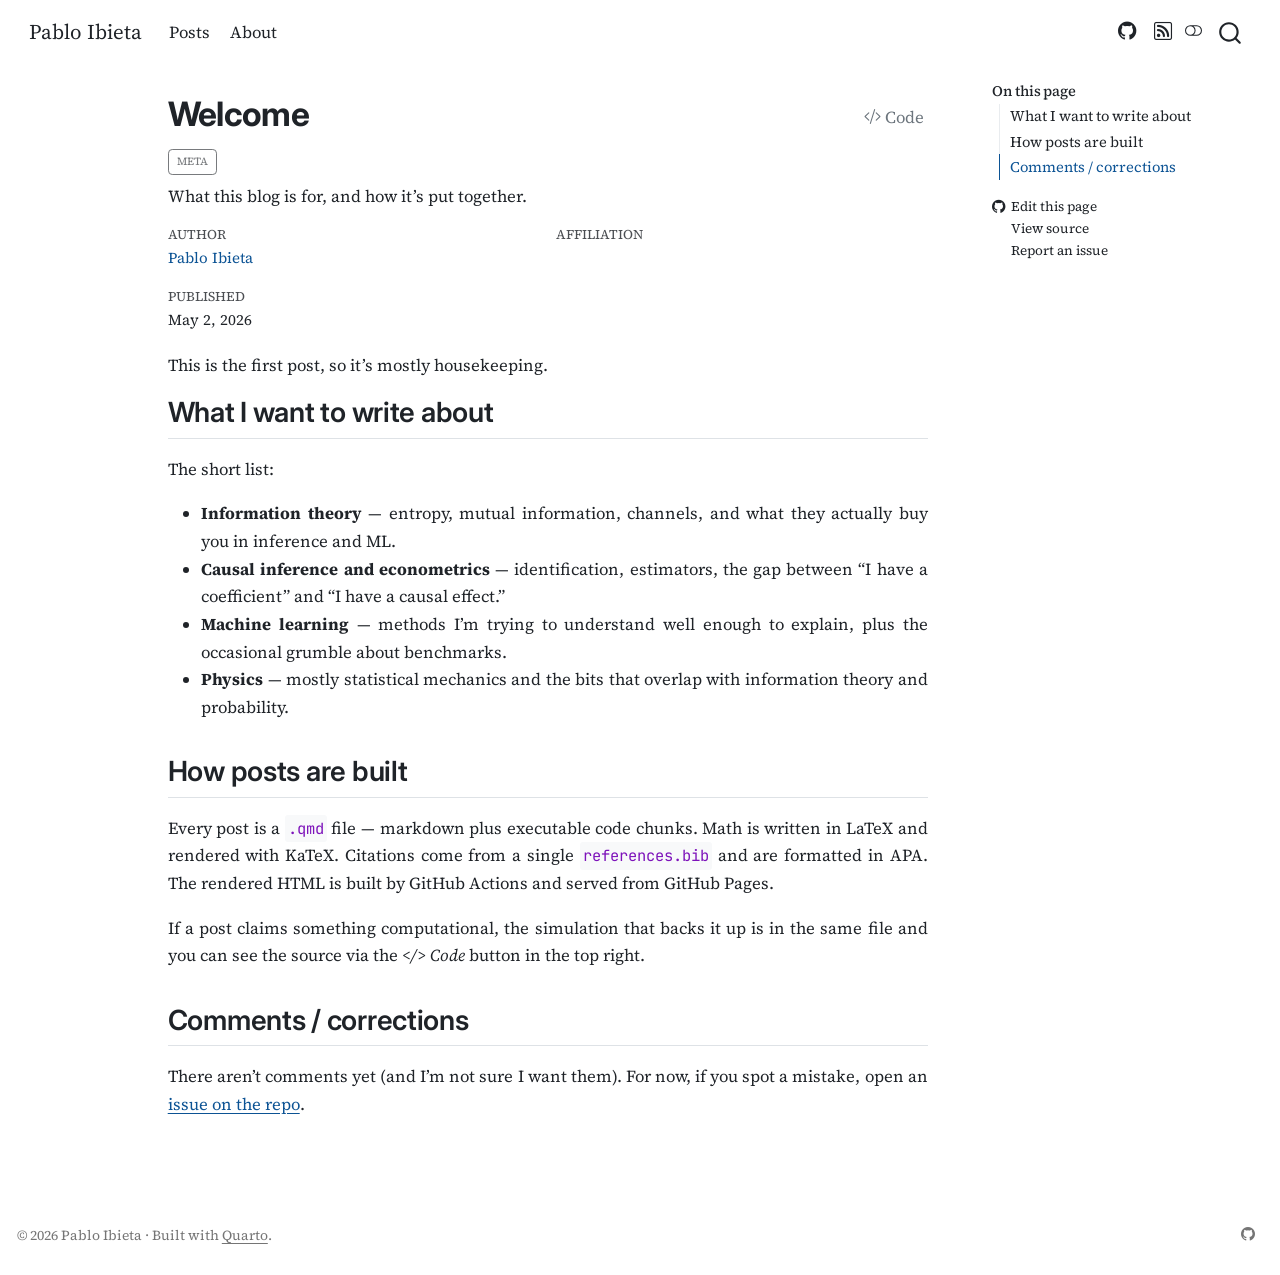
<file: posts/welcome/index.html>
<!DOCTYPE html>
<html xmlns="http://www.w3.org/1999/xhtml" lang="en" xml:lang="en"><head>

<meta charset="utf-8">
<meta name="generator" content="quarto-1.5.57">

<meta name="viewport" content="width=device-width, initial-scale=1.0, user-scalable=yes">

<meta name="author" content="Pablo Ibieta">
<meta name="dcterms.date" content="2026-05-02">
<meta name="description" content="What this blog is for, and how it’s put together.">

<title>Welcome – Pablo Ibieta</title>
<style>
code{white-space: pre-wrap;}
span.smallcaps{font-variant: small-caps;}
div.columns{display: flex; gap: min(4vw, 1.5em);}
div.column{flex: auto; overflow-x: auto;}
div.hanging-indent{margin-left: 1.5em; text-indent: -1.5em;}
ul.task-list{list-style: none;}
ul.task-list li input[type="checkbox"] {
  width: 0.8em;
  margin: 0 0.8em 0.2em -1em; /* quarto-specific, see https://github.com/quarto-dev/quarto-cli/issues/4556 */ 
  vertical-align: middle;
}
/* CSS for syntax highlighting */
pre > code.sourceCode { white-space: pre; position: relative; }
pre > code.sourceCode > span { line-height: 1.25; }
pre > code.sourceCode > span:empty { height: 1.2em; }
.sourceCode { overflow: visible; }
code.sourceCode > span { color: inherit; text-decoration: inherit; }
div.sourceCode { margin: 1em 0; }
pre.sourceCode { margin: 0; }
@media screen {
div.sourceCode { overflow: auto; }
}
@media print {
pre > code.sourceCode { white-space: pre-wrap; }
pre > code.sourceCode > span { display: inline-block; text-indent: -5em; padding-left: 5em; }
}
pre.numberSource code
  { counter-reset: source-line 0; }
pre.numberSource code > span
  { position: relative; left: -4em; counter-increment: source-line; }
pre.numberSource code > span > a:first-child::before
  { content: counter(source-line);
    position: relative; left: -1em; text-align: right; vertical-align: baseline;
    border: none; display: inline-block;
    -webkit-touch-callout: none; -webkit-user-select: none;
    -khtml-user-select: none; -moz-user-select: none;
    -ms-user-select: none; user-select: none;
    padding: 0 4px; width: 4em;
  }
pre.numberSource { margin-left: 3em;  padding-left: 4px; }
div.sourceCode
  {   }
@media screen {
pre > code.sourceCode > span > a:first-child::before { text-decoration: underline; }
}
</style>


<script src="../../site_libs/quarto-nav/quarto-nav.js"></script>
<script src="../../site_libs/clipboard/clipboard.min.js"></script>
<script src="../../site_libs/quarto-search/autocomplete.umd.js"></script>
<script src="../../site_libs/quarto-search/fuse.min.js"></script>
<script src="../../site_libs/quarto-search/quarto-search.js"></script>
<meta name="quarto:offset" content="../../">
<script src="../../site_libs/quarto-html/quarto.js"></script>
<script src="../../site_libs/quarto-html/popper.min.js"></script>
<script src="../../site_libs/quarto-html/tippy.umd.min.js"></script>
<script src="../../site_libs/quarto-html/anchor.min.js"></script>
<link href="../../site_libs/quarto-html/tippy.css" rel="stylesheet">
<link href="../../site_libs/quarto-html/quarto-syntax-highlighting.css" rel="stylesheet" class="quarto-color-scheme" id="quarto-text-highlighting-styles">
<link href="../../site_libs/quarto-html/quarto-syntax-highlighting-dark.css" rel="prefetch" class="quarto-color-scheme quarto-color-alternate" id="quarto-text-highlighting-styles">
<script src="../../site_libs/bootstrap/bootstrap.min.js"></script>
<link href="../../site_libs/bootstrap/bootstrap-icons.css" rel="stylesheet">
<link href="../../site_libs/bootstrap/bootstrap.min.css" rel="stylesheet" class="quarto-color-scheme" id="quarto-bootstrap" data-mode="light">
<link href="../../site_libs/bootstrap/bootstrap-dark.min.css" rel="prefetch" class="quarto-color-scheme quarto-color-alternate" id="quarto-bootstrap" data-mode="dark">
<script id="quarto-search-options" type="application/json">{
  "location": "navbar",
  "copy-button": false,
  "collapse-after": 3,
  "panel-placement": "end",
  "type": "overlay",
  "limit": 50,
  "keyboard-shortcut": [
    "f",
    "/",
    "s"
  ],
  "show-item-context": false,
  "language": {
    "search-no-results-text": "No results",
    "search-matching-documents-text": "matching documents",
    "search-copy-link-title": "Copy link to search",
    "search-hide-matches-text": "Hide additional matches",
    "search-more-match-text": "more match in this document",
    "search-more-matches-text": "more matches in this document",
    "search-clear-button-title": "Clear",
    "search-text-placeholder": "",
    "search-detached-cancel-button-title": "Cancel",
    "search-submit-button-title": "Submit",
    "search-label": "Search"
  }
}</script>
<style>html{ scroll-behavior: smooth; }</style>


<link rel="stylesheet" href="../../styles.css">
<meta property="og:title" content="Welcome – Pablo Ibieta">
<meta property="og:description" content="What this blog is for, and how it’s put together.">
<meta property="og:site_name" content="Pablo Ibieta">
<meta name="twitter:title" content="Welcome – Pablo Ibieta">
<meta name="twitter:description" content="What this blog is for, and how it’s put together.">
<meta name="twitter:card" content="summary">
</head>

<body class="nav-fixed">

<div id="quarto-search-results"></div>
  <header id="quarto-header" class="headroom fixed-top">
    <nav class="navbar navbar-expand-lg " data-bs-theme="dark">
      <div class="navbar-container container-fluid">
      <div class="navbar-brand-container mx-auto">
    <a class="navbar-brand" href="../../index.html">
    <span class="navbar-title">Pablo Ibieta</span>
    </a>
  </div>
            <div id="quarto-search" class="" title="Search"></div>
          <button class="navbar-toggler" type="button" data-bs-toggle="collapse" data-bs-target="#navbarCollapse" aria-controls="navbarCollapse" role="menu" aria-expanded="false" aria-label="Toggle navigation" onclick="if (window.quartoToggleHeadroom) { window.quartoToggleHeadroom(); }">
  <span class="navbar-toggler-icon"></span>
</button>
          <div class="collapse navbar-collapse" id="navbarCollapse">
            <ul class="navbar-nav navbar-nav-scroll me-auto">
  <li class="nav-item">
    <a class="nav-link" href="../../index.html"> 
<span class="menu-text">Posts</span></a>
  </li>  
  <li class="nav-item">
    <a class="nav-link" href="../../about.html"> 
<span class="menu-text">About</span></a>
  </li>  
</ul>
            <ul class="navbar-nav navbar-nav-scroll ms-auto">
  <li class="nav-item compact">
    <a class="nav-link" href="https://github.com/pibieta"> <i class="bi bi-github" role="img" aria-label="GitHub">
</i> 
<span class="menu-text"></span></a>
  </li>  
  <li class="nav-item compact">
    <a class="nav-link" href="../../index.xml"> <i class="bi bi-rss" role="img" aria-label="RSS feed">
</i> 
<span class="menu-text"></span></a>
  </li>  
</ul>
          </div> <!-- /navcollapse -->
            <div class="quarto-navbar-tools">
  <a href="" class="quarto-color-scheme-toggle quarto-navigation-tool  px-1" onclick="window.quartoToggleColorScheme(); return false;" title="Toggle dark mode"><i class="bi"></i></a>
</div>
      </div> <!-- /container-fluid -->
    </nav>
</header>
<!-- content -->
<div id="quarto-content" class="quarto-container page-columns page-rows-contents page-layout-article page-navbar">
<!-- sidebar -->
<!-- margin-sidebar -->
    <div id="quarto-margin-sidebar" class="sidebar margin-sidebar">
        <nav id="TOC" role="doc-toc" class="toc-active">
    <h2 id="toc-title">On this page</h2>
   
  <ul>
  <li><a href="#what-i-want-to-write-about" id="toc-what-i-want-to-write-about" class="nav-link active" data-scroll-target="#what-i-want-to-write-about">What I want to write about</a></li>
  <li><a href="#how-posts-are-built" id="toc-how-posts-are-built" class="nav-link" data-scroll-target="#how-posts-are-built">How posts are built</a></li>
  <li><a href="#comments-corrections" id="toc-comments-corrections" class="nav-link" data-scroll-target="#comments-corrections">Comments / corrections</a></li>
  </ul>
<div class="toc-actions"><ul><li><a href="https://github.com/pibieta/pibieta.github.io/edit/main/posts/welcome/index.qmd" class="toc-action"><i class="bi bi-github"></i>Edit this page</a></li><li><a href="https://github.com/pibieta/pibieta.github.io/blob/main/posts/welcome/index.qmd" class="toc-action"><i class="bi empty"></i>View source</a></li><li><a href="https://github.com/pibieta/pibieta.github.io/issues/new" class="toc-action"><i class="bi empty"></i>Report an issue</a></li></ul></div></nav>
    </div>
<!-- main -->
<main class="content" id="quarto-document-content">

<header id="title-block-header" class="quarto-title-block default">
<div class="quarto-title">
<div class="quarto-title-block"><div><h1 class="title">Welcome</h1><button type="button" class="btn code-tools-button" id="quarto-code-tools-source"><i class="bi"></i> Code</button></div></div>
  <div class="quarto-categories">
    <div class="quarto-category">meta</div>
  </div>
  </div>

<div>
  <div class="description">
    What this blog is for, and how it’s put together.
  </div>
</div>

<div class="quarto-title-meta-author">
  <div class="quarto-title-meta-heading">Author</div>
  <div class="quarto-title-meta-heading">Affiliation</div>
  
    <div class="quarto-title-meta-contents">
    <p class="author"><a href="https://pibieta.github.io">Pablo Ibieta</a> </p>
  </div>
  <div class="quarto-title-meta-contents">
        <p class="affiliation">
            
          </p>
      </div>
  </div>

<div class="quarto-title-meta">

      
    <div>
    <div class="quarto-title-meta-heading">Published</div>
    <div class="quarto-title-meta-contents">
      <p class="date">May 2, 2026</p>
    </div>
  </div>
  
    
  </div>
  


</header>


<p>This is the first post, so it’s mostly housekeeping.</p>
<section id="what-i-want-to-write-about" class="level2">
<h2 class="anchored" data-anchor-id="what-i-want-to-write-about">What I want to write about</h2>
<p>The short list:</p>
<ul>
<li><strong>Information theory</strong> — entropy, mutual information, channels, and what they actually buy you in inference and ML.</li>
<li><strong>Causal inference and econometrics</strong> — identification, estimators, the gap between “I have a coefficient” and “I have a causal effect.”</li>
<li><strong>Machine learning</strong> — methods I’m trying to understand well enough to explain, plus the occasional grumble about benchmarks.</li>
<li><strong>Physics</strong> — mostly statistical mechanics and the bits that overlap with information theory and probability.</li>
</ul>
</section>
<section id="how-posts-are-built" class="level2">
<h2 class="anchored" data-anchor-id="how-posts-are-built">How posts are built</h2>
<p>Every post is a <code>.qmd</code> file — markdown plus executable code chunks. Math is written in LaTeX and rendered with KaTeX. Citations come from a single <code>references.bib</code> and are formatted in APA. The rendered HTML is built by GitHub Actions and served from GitHub Pages.</p>
<p>If a post claims something computational, the simulation that backs it up is in the same file and you can see the source via the <em>&lt;/&gt; Code</em> button in the top right.</p>
</section>
<section id="comments-corrections" class="level2">
<h2 class="anchored" data-anchor-id="comments-corrections">Comments / corrections</h2>
<p>There aren’t comments yet (and I’m not sure I want them). For now, if you spot a mistake, open an <a href="https://github.com/pibieta/pibieta.github.io/issues">issue on the repo</a>.</p>


<!-- -->

</section>

</main> <!-- /main -->
<script id="quarto-html-after-body" type="application/javascript">
window.document.addEventListener("DOMContentLoaded", function (event) {
  const toggleBodyColorMode = (bsSheetEl) => {
    const mode = bsSheetEl.getAttribute("data-mode");
    const bodyEl = window.document.querySelector("body");
    if (mode === "dark") {
      bodyEl.classList.add("quarto-dark");
      bodyEl.classList.remove("quarto-light");
    } else {
      bodyEl.classList.add("quarto-light");
      bodyEl.classList.remove("quarto-dark");
    }
  }
  const toggleBodyColorPrimary = () => {
    const bsSheetEl = window.document.querySelector("link#quarto-bootstrap");
    if (bsSheetEl) {
      toggleBodyColorMode(bsSheetEl);
    }
  }
  toggleBodyColorPrimary();  
  const disableStylesheet = (stylesheets) => {
    for (let i=0; i < stylesheets.length; i++) {
      const stylesheet = stylesheets[i];
      stylesheet.rel = 'prefetch';
    }
  }
  const enableStylesheet = (stylesheets) => {
    for (let i=0; i < stylesheets.length; i++) {
      const stylesheet = stylesheets[i];
      stylesheet.rel = 'stylesheet';
    }
  }
  const manageTransitions = (selector, allowTransitions) => {
    const els = window.document.querySelectorAll(selector);
    for (let i=0; i < els.length; i++) {
      const el = els[i];
      if (allowTransitions) {
        el.classList.remove('notransition');
      } else {
        el.classList.add('notransition');
      }
    }
  }
  const toggleGiscusIfUsed = (isAlternate, darkModeDefault) => {
    const baseTheme = document.querySelector('#giscus-base-theme')?.value ?? 'light';
    const alternateTheme = document.querySelector('#giscus-alt-theme')?.value ?? 'dark';
    let newTheme = '';
    if(darkModeDefault) {
      newTheme = isAlternate ? baseTheme : alternateTheme;
    } else {
      newTheme = isAlternate ? alternateTheme : baseTheme;
    }
    const changeGiscusTheme = () => {
      // From: https://github.com/giscus/giscus/issues/336
      const sendMessage = (message) => {
        const iframe = document.querySelector('iframe.giscus-frame');
        if (!iframe) return;
        iframe.contentWindow.postMessage({ giscus: message }, 'https://giscus.app');
      }
      sendMessage({
        setConfig: {
          theme: newTheme
        }
      });
    }
    const isGiscussLoaded = window.document.querySelector('iframe.giscus-frame') !== null;
    if (isGiscussLoaded) {
      changeGiscusTheme();
    }
  }
  const toggleColorMode = (alternate) => {
    // Switch the stylesheets
    const alternateStylesheets = window.document.querySelectorAll('link.quarto-color-scheme.quarto-color-alternate');
    manageTransitions('#quarto-margin-sidebar .nav-link', false);
    if (alternate) {
      enableStylesheet(alternateStylesheets);
      for (const sheetNode of alternateStylesheets) {
        if (sheetNode.id === "quarto-bootstrap") {
          toggleBodyColorMode(sheetNode);
        }
      }
    } else {
      disableStylesheet(alternateStylesheets);
      toggleBodyColorPrimary();
    }
    manageTransitions('#quarto-margin-sidebar .nav-link', true);
    // Switch the toggles
    const toggles = window.document.querySelectorAll('.quarto-color-scheme-toggle');
    for (let i=0; i < toggles.length; i++) {
      const toggle = toggles[i];
      if (toggle) {
        if (alternate) {
          toggle.classList.add("alternate");     
        } else {
          toggle.classList.remove("alternate");
        }
      }
    }
    // Hack to workaround the fact that safari doesn't
    // properly recolor the scrollbar when toggling (#1455)
    if (navigator.userAgent.indexOf('Safari') > 0 && navigator.userAgent.indexOf('Chrome') == -1) {
      manageTransitions("body", false);
      window.scrollTo(0, 1);
      setTimeout(() => {
        window.scrollTo(0, 0);
        manageTransitions("body", true);
      }, 40);  
    }
  }
  const isFileUrl = () => { 
    return window.location.protocol === 'file:';
  }
  const hasAlternateSentinel = () => {  
    let styleSentinel = getColorSchemeSentinel();
    if (styleSentinel !== null) {
      return styleSentinel === "alternate";
    } else {
      return false;
    }
  }
  const setStyleSentinel = (alternate) => {
    const value = alternate ? "alternate" : "default";
    if (!isFileUrl()) {
      window.localStorage.setItem("quarto-color-scheme", value);
    } else {
      localAlternateSentinel = value;
    }
  }
  const getColorSchemeSentinel = () => {
    if (!isFileUrl()) {
      const storageValue = window.localStorage.getItem("quarto-color-scheme");
      return storageValue != null ? storageValue : localAlternateSentinel;
    } else {
      return localAlternateSentinel;
    }
  }
  const darkModeDefault = false;
  let localAlternateSentinel = darkModeDefault ? 'alternate' : 'default';
  // Dark / light mode switch
  window.quartoToggleColorScheme = () => {
    // Read the current dark / light value 
    let toAlternate = !hasAlternateSentinel();
    toggleColorMode(toAlternate);
    setStyleSentinel(toAlternate);
    toggleGiscusIfUsed(toAlternate, darkModeDefault);
  };
  // Ensure there is a toggle, if there isn't float one in the top right
  if (window.document.querySelector('.quarto-color-scheme-toggle') === null) {
    const a = window.document.createElement('a');
    a.classList.add('top-right');
    a.classList.add('quarto-color-scheme-toggle');
    a.href = "";
    a.onclick = function() { try { window.quartoToggleColorScheme(); } catch {} return false; };
    const i = window.document.createElement("i");
    i.classList.add('bi');
    a.appendChild(i);
    window.document.body.appendChild(a);
  }
  // Switch to dark mode if need be
  if (hasAlternateSentinel()) {
    toggleColorMode(true);
  } else {
    toggleColorMode(false);
  }
  const icon = "";
  const anchorJS = new window.AnchorJS();
  anchorJS.options = {
    placement: 'right',
    icon: icon
  };
  anchorJS.add('.anchored');
  const isCodeAnnotation = (el) => {
    for (const clz of el.classList) {
      if (clz.startsWith('code-annotation-')) {                     
        return true;
      }
    }
    return false;
  }
  const onCopySuccess = function(e) {
    // button target
    const button = e.trigger;
    // don't keep focus
    button.blur();
    // flash "checked"
    button.classList.add('code-copy-button-checked');
    var currentTitle = button.getAttribute("title");
    button.setAttribute("title", "Copied!");
    let tooltip;
    if (window.bootstrap) {
      button.setAttribute("data-bs-toggle", "tooltip");
      button.setAttribute("data-bs-placement", "left");
      button.setAttribute("data-bs-title", "Copied!");
      tooltip = new bootstrap.Tooltip(button, 
        { trigger: "manual", 
          customClass: "code-copy-button-tooltip",
          offset: [0, -8]});
      tooltip.show();    
    }
    setTimeout(function() {
      if (tooltip) {
        tooltip.hide();
        button.removeAttribute("data-bs-title");
        button.removeAttribute("data-bs-toggle");
        button.removeAttribute("data-bs-placement");
      }
      button.setAttribute("title", currentTitle);
      button.classList.remove('code-copy-button-checked');
    }, 1000);
    // clear code selection
    e.clearSelection();
  }
  const getTextToCopy = function(trigger) {
      const codeEl = trigger.previousElementSibling.cloneNode(true);
      for (const childEl of codeEl.children) {
        if (isCodeAnnotation(childEl)) {
          childEl.remove();
        }
      }
      return codeEl.innerText;
  }
  const clipboard = new window.ClipboardJS('.code-copy-button:not([data-in-quarto-modal])', {
    text: getTextToCopy
  });
  clipboard.on('success', onCopySuccess);
  if (window.document.getElementById('quarto-embedded-source-code-modal')) {
    // For code content inside modals, clipBoardJS needs to be initialized with a container option
    // TODO: Check when it could be a function (https://github.com/zenorocha/clipboard.js/issues/860)
    const clipboardModal = new window.ClipboardJS('.code-copy-button[data-in-quarto-modal]', {
      text: getTextToCopy,
      container: window.document.getElementById('quarto-embedded-source-code-modal')
    });
    clipboardModal.on('success', onCopySuccess);
  }
  const viewSource = window.document.getElementById('quarto-view-source') ||
                     window.document.getElementById('quarto-code-tools-source');
  if (viewSource) {
    const sourceUrl = viewSource.getAttribute("data-quarto-source-url");
    viewSource.addEventListener("click", function(e) {
      if (sourceUrl) {
        // rstudio viewer pane
        if (/\bcapabilities=\b/.test(window.location)) {
          window.open(sourceUrl);
        } else {
          window.location.href = sourceUrl;
        }
      } else {
        const modal = new bootstrap.Modal(document.getElementById('quarto-embedded-source-code-modal'));
        modal.show();
      }
      return false;
    });
  }
  function toggleCodeHandler(show) {
    return function(e) {
      const detailsSrc = window.document.querySelectorAll(".cell > details > .sourceCode");
      for (let i=0; i<detailsSrc.length; i++) {
        const details = detailsSrc[i].parentElement;
        if (show) {
          details.open = true;
        } else {
          details.removeAttribute("open");
        }
      }
      const cellCodeDivs = window.document.querySelectorAll(".cell > .sourceCode");
      const fromCls = show ? "hidden" : "unhidden";
      const toCls = show ? "unhidden" : "hidden";
      for (let i=0; i<cellCodeDivs.length; i++) {
        const codeDiv = cellCodeDivs[i];
        if (codeDiv.classList.contains(fromCls)) {
          codeDiv.classList.remove(fromCls);
          codeDiv.classList.add(toCls);
        } 
      }
      return false;
    }
  }
  const hideAllCode = window.document.getElementById("quarto-hide-all-code");
  if (hideAllCode) {
    hideAllCode.addEventListener("click", toggleCodeHandler(false));
  }
  const showAllCode = window.document.getElementById("quarto-show-all-code");
  if (showAllCode) {
    showAllCode.addEventListener("click", toggleCodeHandler(true));
  }
    var localhostRegex = new RegExp(/^(?:http|https):\/\/localhost\:?[0-9]*\//);
    var mailtoRegex = new RegExp(/^mailto:/);
      var filterRegex = new RegExp("https:\/\/pibieta\.github\.io");
    var isInternal = (href) => {
        return filterRegex.test(href) || localhostRegex.test(href) || mailtoRegex.test(href);
    }
    // Inspect non-navigation links and adorn them if external
 	var links = window.document.querySelectorAll('a[href]:not(.nav-link):not(.navbar-brand):not(.toc-action):not(.sidebar-link):not(.sidebar-item-toggle):not(.pagination-link):not(.no-external):not([aria-hidden]):not(.dropdown-item):not(.quarto-navigation-tool):not(.about-link)');
    for (var i=0; i<links.length; i++) {
      const link = links[i];
      if (!isInternal(link.href)) {
        // undo the damage that might have been done by quarto-nav.js in the case of
        // links that we want to consider external
        if (link.dataset.originalHref !== undefined) {
          link.href = link.dataset.originalHref;
        }
          // target, if specified
          link.setAttribute("target", "_blank");
          if (link.getAttribute("rel") === null) {
            link.setAttribute("rel", "noopener");
          }
      }
    }
  function tippyHover(el, contentFn, onTriggerFn, onUntriggerFn) {
    const config = {
      allowHTML: true,
      maxWidth: 500,
      delay: 100,
      arrow: false,
      appendTo: function(el) {
          return el.parentElement;
      },
      interactive: true,
      interactiveBorder: 10,
      theme: 'quarto',
      placement: 'bottom-start',
    };
    if (contentFn) {
      config.content = contentFn;
    }
    if (onTriggerFn) {
      config.onTrigger = onTriggerFn;
    }
    if (onUntriggerFn) {
      config.onUntrigger = onUntriggerFn;
    }
    window.tippy(el, config); 
  }
  const noterefs = window.document.querySelectorAll('a[role="doc-noteref"]');
  for (var i=0; i<noterefs.length; i++) {
    const ref = noterefs[i];
    tippyHover(ref, function() {
      // use id or data attribute instead here
      let href = ref.getAttribute('data-footnote-href') || ref.getAttribute('href');
      try { href = new URL(href).hash; } catch {}
      const id = href.replace(/^#\/?/, "");
      const note = window.document.getElementById(id);
      if (note) {
        return note.innerHTML;
      } else {
        return "";
      }
    });
  }
  const xrefs = window.document.querySelectorAll('a.quarto-xref');
  const processXRef = (id, note) => {
    // Strip column container classes
    const stripColumnClz = (el) => {
      el.classList.remove("page-full", "page-columns");
      if (el.children) {
        for (const child of el.children) {
          stripColumnClz(child);
        }
      }
    }
    stripColumnClz(note)
    if (id === null || id.startsWith('sec-')) {
      // Special case sections, only their first couple elements
      const container = document.createElement("div");
      if (note.children && note.children.length > 2) {
        container.appendChild(note.children[0].cloneNode(true));
        for (let i = 1; i < note.children.length; i++) {
          const child = note.children[i];
          if (child.tagName === "P" && child.innerText === "") {
            continue;
          } else {
            container.appendChild(child.cloneNode(true));
            break;
          }
        }
        if (window.Quarto?.typesetMath) {
          window.Quarto.typesetMath(container);
        }
        return container.innerHTML
      } else {
        if (window.Quarto?.typesetMath) {
          window.Quarto.typesetMath(note);
        }
        return note.innerHTML;
      }
    } else {
      // Remove any anchor links if they are present
      const anchorLink = note.querySelector('a.anchorjs-link');
      if (anchorLink) {
        anchorLink.remove();
      }
      if (window.Quarto?.typesetMath) {
        window.Quarto.typesetMath(note);
      }
      // TODO in 1.5, we should make sure this works without a callout special case
      if (note.classList.contains("callout")) {
        return note.outerHTML;
      } else {
        return note.innerHTML;
      }
    }
  }
  for (var i=0; i<xrefs.length; i++) {
    const xref = xrefs[i];
    tippyHover(xref, undefined, function(instance) {
      instance.disable();
      let url = xref.getAttribute('href');
      let hash = undefined; 
      if (url.startsWith('#')) {
        hash = url;
      } else {
        try { hash = new URL(url).hash; } catch {}
      }
      if (hash) {
        const id = hash.replace(/^#\/?/, "");
        const note = window.document.getElementById(id);
        if (note !== null) {
          try {
            const html = processXRef(id, note.cloneNode(true));
            instance.setContent(html);
          } finally {
            instance.enable();
            instance.show();
          }
        } else {
          // See if we can fetch this
          fetch(url.split('#')[0])
          .then(res => res.text())
          .then(html => {
            const parser = new DOMParser();
            const htmlDoc = parser.parseFromString(html, "text/html");
            const note = htmlDoc.getElementById(id);
            if (note !== null) {
              const html = processXRef(id, note);
              instance.setContent(html);
            } 
          }).finally(() => {
            instance.enable();
            instance.show();
          });
        }
      } else {
        // See if we can fetch a full url (with no hash to target)
        // This is a special case and we should probably do some content thinning / targeting
        fetch(url)
        .then(res => res.text())
        .then(html => {
          const parser = new DOMParser();
          const htmlDoc = parser.parseFromString(html, "text/html");
          const note = htmlDoc.querySelector('main.content');
          if (note !== null) {
            // This should only happen for chapter cross references
            // (since there is no id in the URL)
            // remove the first header
            if (note.children.length > 0 && note.children[0].tagName === "HEADER") {
              note.children[0].remove();
            }
            const html = processXRef(null, note);
            instance.setContent(html);
          } 
        }).finally(() => {
          instance.enable();
          instance.show();
        });
      }
    }, function(instance) {
    });
  }
      let selectedAnnoteEl;
      const selectorForAnnotation = ( cell, annotation) => {
        let cellAttr = 'data-code-cell="' + cell + '"';
        let lineAttr = 'data-code-annotation="' +  annotation + '"';
        const selector = 'span[' + cellAttr + '][' + lineAttr + ']';
        return selector;
      }
      const selectCodeLines = (annoteEl) => {
        const doc = window.document;
        const targetCell = annoteEl.getAttribute("data-target-cell");
        const targetAnnotation = annoteEl.getAttribute("data-target-annotation");
        const annoteSpan = window.document.querySelector(selectorForAnnotation(targetCell, targetAnnotation));
        const lines = annoteSpan.getAttribute("data-code-lines").split(",");
        const lineIds = lines.map((line) => {
          return targetCell + "-" + line;
        })
        let top = null;
        let height = null;
        let parent = null;
        if (lineIds.length > 0) {
            //compute the position of the single el (top and bottom and make a div)
            const el = window.document.getElementById(lineIds[0]);
            top = el.offsetTop;
            height = el.offsetHeight;
            parent = el.parentElement.parentElement;
          if (lineIds.length > 1) {
            const lastEl = window.document.getElementById(lineIds[lineIds.length - 1]);
            const bottom = lastEl.offsetTop + lastEl.offsetHeight;
            height = bottom - top;
          }
          if (top !== null && height !== null && parent !== null) {
            // cook up a div (if necessary) and position it 
            let div = window.document.getElementById("code-annotation-line-highlight");
            if (div === null) {
              div = window.document.createElement("div");
              div.setAttribute("id", "code-annotation-line-highlight");
              div.style.position = 'absolute';
              parent.appendChild(div);
            }
            div.style.top = top - 2 + "px";
            div.style.height = height + 4 + "px";
            div.style.left = 0;
            let gutterDiv = window.document.getElementById("code-annotation-line-highlight-gutter");
            if (gutterDiv === null) {
              gutterDiv = window.document.createElement("div");
              gutterDiv.setAttribute("id", "code-annotation-line-highlight-gutter");
              gutterDiv.style.position = 'absolute';
              const codeCell = window.document.getElementById(targetCell);
              const gutter = codeCell.querySelector('.code-annotation-gutter');
              gutter.appendChild(gutterDiv);
            }
            gutterDiv.style.top = top - 2 + "px";
            gutterDiv.style.height = height + 4 + "px";
          }
          selectedAnnoteEl = annoteEl;
        }
      };
      const unselectCodeLines = () => {
        const elementsIds = ["code-annotation-line-highlight", "code-annotation-line-highlight-gutter"];
        elementsIds.forEach((elId) => {
          const div = window.document.getElementById(elId);
          if (div) {
            div.remove();
          }
        });
        selectedAnnoteEl = undefined;
      };
        // Handle positioning of the toggle
    window.addEventListener(
      "resize",
      throttle(() => {
        elRect = undefined;
        if (selectedAnnoteEl) {
          selectCodeLines(selectedAnnoteEl);
        }
      }, 10)
    );
    function throttle(fn, ms) {
    let throttle = false;
    let timer;
      return (...args) => {
        if(!throttle) { // first call gets through
            fn.apply(this, args);
            throttle = true;
        } else { // all the others get throttled
            if(timer) clearTimeout(timer); // cancel #2
            timer = setTimeout(() => {
              fn.apply(this, args);
              timer = throttle = false;
            }, ms);
        }
      };
    }
      // Attach click handler to the DT
      const annoteDls = window.document.querySelectorAll('dt[data-target-cell]');
      for (const annoteDlNode of annoteDls) {
        annoteDlNode.addEventListener('click', (event) => {
          const clickedEl = event.target;
          if (clickedEl !== selectedAnnoteEl) {
            unselectCodeLines();
            const activeEl = window.document.querySelector('dt[data-target-cell].code-annotation-active');
            if (activeEl) {
              activeEl.classList.remove('code-annotation-active');
            }
            selectCodeLines(clickedEl);
            clickedEl.classList.add('code-annotation-active');
          } else {
            // Unselect the line
            unselectCodeLines();
            clickedEl.classList.remove('code-annotation-active');
          }
        });
      }
  const findCites = (el) => {
    const parentEl = el.parentElement;
    if (parentEl) {
      const cites = parentEl.dataset.cites;
      if (cites) {
        return {
          el,
          cites: cites.split(' ')
        };
      } else {
        return findCites(el.parentElement)
      }
    } else {
      return undefined;
    }
  };
  var bibliorefs = window.document.querySelectorAll('a[role="doc-biblioref"]');
  for (var i=0; i<bibliorefs.length; i++) {
    const ref = bibliorefs[i];
    const citeInfo = findCites(ref);
    if (citeInfo) {
      tippyHover(citeInfo.el, function() {
        var popup = window.document.createElement('div');
        citeInfo.cites.forEach(function(cite) {
          var citeDiv = window.document.createElement('div');
          citeDiv.classList.add('hanging-indent');
          citeDiv.classList.add('csl-entry');
          var biblioDiv = window.document.getElementById('ref-' + cite);
          if (biblioDiv) {
            citeDiv.innerHTML = biblioDiv.innerHTML;
          }
          popup.appendChild(citeDiv);
        });
        return popup.innerHTML;
      });
    }
  }
});
</script><div class="modal fade" id="quarto-embedded-source-code-modal" tabindex="-1" aria-labelledby="quarto-embedded-source-code-modal-label" aria-hidden="true"><div class="modal-dialog modal-dialog-scrollable"><div class="modal-content"><div class="modal-header"><h5 class="modal-title" id="quarto-embedded-source-code-modal-label">Source Code</h5><button class="btn-close" data-bs-dismiss="modal"></button></div><div class="modal-body"><div class="">
<div class="sourceCode" id="cb1" data-shortcodes="false"><pre class="sourceCode markdown code-with-copy"><code class="sourceCode markdown"><span id="cb1-1"><a href="#cb1-1" aria-hidden="true" tabindex="-1"></a><span class="co">---</span></span>
<span id="cb1-2"><a href="#cb1-2" aria-hidden="true" tabindex="-1"></a><span class="an">title:</span><span class="co"> "Welcome"</span></span>
<span id="cb1-3"><a href="#cb1-3" aria-hidden="true" tabindex="-1"></a><span class="an">description:</span><span class="co"> "What this blog is for, and how it's put together."</span></span>
<span id="cb1-4"><a href="#cb1-4" aria-hidden="true" tabindex="-1"></a><span class="an">date:</span><span class="co"> 2026-05-02</span></span>
<span id="cb1-5"><a href="#cb1-5" aria-hidden="true" tabindex="-1"></a><span class="an">categories:</span><span class="co"> [meta]</span></span>
<span id="cb1-6"><a href="#cb1-6" aria-hidden="true" tabindex="-1"></a><span class="an">draft:</span><span class="co"> false</span></span>
<span id="cb1-7"><a href="#cb1-7" aria-hidden="true" tabindex="-1"></a><span class="co">---</span></span>
<span id="cb1-8"><a href="#cb1-8" aria-hidden="true" tabindex="-1"></a></span>
<span id="cb1-9"><a href="#cb1-9" aria-hidden="true" tabindex="-1"></a>This is the first post, so it's mostly housekeeping.</span>
<span id="cb1-10"><a href="#cb1-10" aria-hidden="true" tabindex="-1"></a></span>
<span id="cb1-11"><a href="#cb1-11" aria-hidden="true" tabindex="-1"></a><span class="fu">## What I want to write about</span></span>
<span id="cb1-12"><a href="#cb1-12" aria-hidden="true" tabindex="-1"></a></span>
<span id="cb1-13"><a href="#cb1-13" aria-hidden="true" tabindex="-1"></a>The short list:</span>
<span id="cb1-14"><a href="#cb1-14" aria-hidden="true" tabindex="-1"></a></span>
<span id="cb1-15"><a href="#cb1-15" aria-hidden="true" tabindex="-1"></a><span class="ss">- </span>**Information theory** — entropy, mutual information, channels, and what</span>
<span id="cb1-16"><a href="#cb1-16" aria-hidden="true" tabindex="-1"></a>  they actually buy you in inference and ML.</span>
<span id="cb1-17"><a href="#cb1-17" aria-hidden="true" tabindex="-1"></a><span class="ss">- </span>**Causal inference and econometrics** — identification, estimators,</span>
<span id="cb1-18"><a href="#cb1-18" aria-hidden="true" tabindex="-1"></a>  the gap between "I have a coefficient" and "I have a causal effect."</span>
<span id="cb1-19"><a href="#cb1-19" aria-hidden="true" tabindex="-1"></a><span class="ss">- </span>**Machine learning** — methods I'm trying to understand well enough to</span>
<span id="cb1-20"><a href="#cb1-20" aria-hidden="true" tabindex="-1"></a>  explain, plus the occasional grumble about benchmarks.</span>
<span id="cb1-21"><a href="#cb1-21" aria-hidden="true" tabindex="-1"></a><span class="ss">- </span>**Physics** — mostly statistical mechanics and the bits that overlap</span>
<span id="cb1-22"><a href="#cb1-22" aria-hidden="true" tabindex="-1"></a>  with information theory and probability.</span>
<span id="cb1-23"><a href="#cb1-23" aria-hidden="true" tabindex="-1"></a></span>
<span id="cb1-24"><a href="#cb1-24" aria-hidden="true" tabindex="-1"></a><span class="fu">## How posts are built</span></span>
<span id="cb1-25"><a href="#cb1-25" aria-hidden="true" tabindex="-1"></a></span>
<span id="cb1-26"><a href="#cb1-26" aria-hidden="true" tabindex="-1"></a>Every post is a <span class="in">`.qmd`</span> file — markdown plus executable code chunks.</span>
<span id="cb1-27"><a href="#cb1-27" aria-hidden="true" tabindex="-1"></a>Math is written in LaTeX and rendered with KaTeX. Citations come from</span>
<span id="cb1-28"><a href="#cb1-28" aria-hidden="true" tabindex="-1"></a>a single <span class="in">`references.bib`</span> and are formatted in APA. The rendered HTML</span>
<span id="cb1-29"><a href="#cb1-29" aria-hidden="true" tabindex="-1"></a>is built by GitHub Actions and served from GitHub Pages.</span>
<span id="cb1-30"><a href="#cb1-30" aria-hidden="true" tabindex="-1"></a></span>
<span id="cb1-31"><a href="#cb1-31" aria-hidden="true" tabindex="-1"></a>If a post claims something computational, the simulation that backs it</span>
<span id="cb1-32"><a href="#cb1-32" aria-hidden="true" tabindex="-1"></a>up is in the same file and you can see the source via the *&lt;/&gt; Code* button</span>
<span id="cb1-33"><a href="#cb1-33" aria-hidden="true" tabindex="-1"></a>in the top right.</span>
<span id="cb1-34"><a href="#cb1-34" aria-hidden="true" tabindex="-1"></a></span>
<span id="cb1-35"><a href="#cb1-35" aria-hidden="true" tabindex="-1"></a><span class="fu">## Comments / corrections</span></span>
<span id="cb1-36"><a href="#cb1-36" aria-hidden="true" tabindex="-1"></a></span>
<span id="cb1-37"><a href="#cb1-37" aria-hidden="true" tabindex="-1"></a>There aren't comments yet (and I'm not sure I want them). For now, if you</span>
<span id="cb1-38"><a href="#cb1-38" aria-hidden="true" tabindex="-1"></a>spot a mistake, open an <span class="co">[</span><span class="ot">issue on the repo</span><span class="co">](https://github.com/pibieta/pibieta.github.io/issues)</span>.</span></code><button title="Copy to Clipboard" class="code-copy-button" data-in-quarto-modal=""><i class="bi"></i></button></pre></div>
</div></div></div></div></div>
</div> <!-- /content -->
<footer class="footer">
  <div class="nav-footer">
    <div class="nav-footer-left">
<p>© 2026 Pablo Ibieta · Built with <a href="https://quarto.org">Quarto</a>.</p>
</div>   
    <div class="nav-footer-center">
      &nbsp;
    <div class="toc-actions d-sm-block d-md-none"><ul><li><a href="https://github.com/pibieta/pibieta.github.io/edit/main/posts/welcome/index.qmd" class="toc-action"><i class="bi bi-github"></i>Edit this page</a></li><li><a href="https://github.com/pibieta/pibieta.github.io/blob/main/posts/welcome/index.qmd" class="toc-action"><i class="bi empty"></i>View source</a></li><li><a href="https://github.com/pibieta/pibieta.github.io/issues/new" class="toc-action"><i class="bi empty"></i>Report an issue</a></li></ul></div></div>
    <div class="nav-footer-right">
      <ul class="footer-items list-unstyled">
    <li class="nav-item compact">
    <a class="nav-link" href="https://github.com/pibieta">
      <i class="bi bi-github" role="img">
</i> 
    </a>
  </li>  
</ul>
    </div>
  </div>
</footer>




<script src="../../site_libs/quarto-html/zenscroll-min.js"></script>
</body></html>
</file>
<file: site_libs/quarto-html/tippy.css>
.tippy-box[data-animation=fade][data-state=hidden]{opacity:0}[data-tippy-root]{max-width:calc(100vw - 10px)}.tippy-box{position:relative;background-color:#333;color:#fff;border-radius:4px;font-size:14px;line-height:1.4;white-space:normal;outline:0;transition-property:transform,visibility,opacity}.tippy-box[data-placement^=top]>.tippy-arrow{bottom:0}.tippy-box[data-placement^=top]>.tippy-arrow:before{bottom:-7px;left:0;border-width:8px 8px 0;border-top-color:initial;transform-origin:center top}.tippy-box[data-placement^=bottom]>.tippy-arrow{top:0}.tippy-box[data-placement^=bottom]>.tippy-arrow:before{top:-7px;left:0;border-width:0 8px 8px;border-bottom-color:initial;transform-origin:center bottom}.tippy-box[data-placement^=left]>.tippy-arrow{right:0}.tippy-box[data-placement^=left]>.tippy-arrow:before{border-width:8px 0 8px 8px;border-left-color:initial;right:-7px;transform-origin:center left}.tippy-box[data-placement^=right]>.tippy-arrow{left:0}.tippy-box[data-placement^=right]>.tippy-arrow:before{left:-7px;border-width:8px 8px 8px 0;border-right-color:initial;transform-origin:center right}.tippy-box[data-inertia][data-state=visible]{transition-timing-function:cubic-bezier(.54,1.5,.38,1.11)}.tippy-arrow{width:16px;height:16px;color:#333}.tippy-arrow:before{content:"";position:absolute;border-color:transparent;border-style:solid}.tippy-content{position:relative;padding:5px 9px;z-index:1}
</file>
<file: site_libs/quarto-html/quarto-syntax-highlighting.css>
/* quarto syntax highlight colors */
:root {
  --quarto-hl-al-color: #ff5555;
  --quarto-hl-an-color: #6a737d;
  --quarto-hl-at-color: #d73a49;
  --quarto-hl-bn-color: #005cc5;
  --quarto-hl-bu-color: #d73a49;
  --quarto-hl-ch-color: #032f62;
  --quarto-hl-co-color: #6a737d;
  --quarto-hl-cv-color: #6a737d;
  --quarto-hl-cn-color: #005cc5;
  --quarto-hl-cf-color: #d73a49;
  --quarto-hl-dt-color: #d73a49;
  --quarto-hl-dv-color: #005cc5;
  --quarto-hl-do-color: #6a737d;
  --quarto-hl-er-color: #ff5555;
  --quarto-hl-ex-color: #d73a49;
  --quarto-hl-fl-color: #005cc5;
  --quarto-hl-fu-color: #6f42c1;
  --quarto-hl-im-color: #032f62;
  --quarto-hl-in-color: #6a737d;
  --quarto-hl-kw-color: #d73a49;
  --quarto-hl-op-color: #24292e;
  --quarto-hl-pp-color: #d73a49;
  --quarto-hl-re-color: #6a737d;
  --quarto-hl-sc-color: #005cc5;
  --quarto-hl-ss-color: #032f62;
  --quarto-hl-st-color: #032f62;
  --quarto-hl-va-color: #e36209;
  --quarto-hl-vs-color: #032f62;
  --quarto-hl-wa-color: #ff5555;
}

/* other quarto variables */
:root {
  --quarto-font-monospace: "JetBrains Mono", "Fira Code", Menlo, Consolas, monospace;
}

code span.al {
  font-weight: bold;
  color: #ff5555;
}

code span.an {
  color: #6a737d;
}

code span.at {
  color: #d73a49;
}

code span.bn {
  color: #005cc5;
}

code span.bu {
  color: #d73a49;
}

code span.ch {
  color: #032f62;
}

code span.co {
  color: #6a737d;
}

code span.cv {
  color: #6a737d;
}

code span.cn {
  color: #005cc5;
}

code span.cf {
  color: #d73a49;
}

code span.dt {
  color: #d73a49;
}

code span.dv {
  color: #005cc5;
}

code span.do {
  color: #6a737d;
}

code span.er {
  color: #ff5555;
  text-decoration: underline;
}

code span.ex {
  font-weight: bold;
  color: #d73a49;
}

code span.fl {
  color: #005cc5;
}

code span.fu {
  color: #6f42c1;
}

code span.im {
  color: #032f62;
}

code span.in {
  color: #6a737d;
}

code span.kw {
  color: #d73a49;
}

pre > code.sourceCode > span {
  color: #24292e;
}

code span {
  color: #24292e;
}

code.sourceCode > span {
  color: #24292e;
}

div.sourceCode,
div.sourceCode pre.sourceCode {
  color: #24292e;
}

code span.op {
  color: #24292e;
}

code span.pp {
  color: #d73a49;
}

code span.re {
  color: #6a737d;
}

code span.sc {
  color: #005cc5;
}

code span.ss {
  color: #032f62;
}

code span.st {
  color: #032f62;
}

code span.va {
  color: #e36209;
}

code span.vs {
  color: #032f62;
}

code span.wa {
  color: #ff5555;
}

.prevent-inlining {
  content: "</";
}

/*# sourceMappingURL=debc5d5d77c3f9108843748ff7464032.css.map */
</file>
<file: site_libs/quarto-html/quarto-syntax-highlighting-dark.css>
/* quarto syntax highlight colors */
:root {
  --quarto-hl-al-color: #ff5555;
  --quarto-hl-an-color: #6a737d;
  --quarto-hl-at-color: #f97583;
  --quarto-hl-bn-color: #79b8ff;
  --quarto-hl-bu-color: #f97583;
  --quarto-hl-ch-color: #9ecbff;
  --quarto-hl-co-color: #6a737d;
  --quarto-hl-cv-color: #6a737d;
  --quarto-hl-cn-color: #79b8ff;
  --quarto-hl-cf-color: #f97583;
  --quarto-hl-dt-color: #f97583;
  --quarto-hl-dv-color: #79b8ff;
  --quarto-hl-do-color: #6a737d;
  --quarto-hl-er-color: #ff5555;
  --quarto-hl-ex-color: #f97583;
  --quarto-hl-fl-color: #79b8ff;
  --quarto-hl-fu-color: #b392f0;
  --quarto-hl-im-color: #9ecbff;
  --quarto-hl-in-color: #6a737d;
  --quarto-hl-kw-color: #f97583;
  --quarto-hl-op-color: #e1e4e8;
  --quarto-hl-pp-color: #f97583;
  --quarto-hl-re-color: #6a737d;
  --quarto-hl-sc-color: #79b8ff;
  --quarto-hl-ss-color: #9ecbff;
  --quarto-hl-st-color: #9ecbff;
  --quarto-hl-va-color: #ffab70;
  --quarto-hl-vs-color: #9ecbff;
  --quarto-hl-wa-color: #ff5555;
}

/* other quarto variables */
:root {
  --quarto-font-monospace: "JetBrains Mono", "Fira Code", Menlo, Consolas, monospace;
}

code span.al {
  font-weight: bold;
  color: #ff5555;
}

code span.an {
  color: #6a737d;
}

code span.at {
  color: #f97583;
}

code span.bn {
  color: #79b8ff;
}

code span.bu {
  color: #f97583;
}

code span.ch {
  color: #9ecbff;
}

code span.co {
  color: #6a737d;
}

code span.cv {
  color: #6a737d;
}

code span.cn {
  color: #79b8ff;
}

code span.cf {
  color: #f97583;
}

code span.dt {
  color: #f97583;
}

code span.dv {
  color: #79b8ff;
}

code span.do {
  color: #6a737d;
}

code span.er {
  color: #ff5555;
  text-decoration: underline;
}

code span.ex {
  font-weight: bold;
  color: #f97583;
}

code span.fl {
  color: #79b8ff;
}

code span.fu {
  color: #b392f0;
}

code span.im {
  color: #9ecbff;
}

code span.in {
  color: #6a737d;
}

code span.kw {
  color: #f97583;
}

pre > code.sourceCode > span {
  color: #e1e4e8;
}

code span {
  color: #e1e4e8;
}

code.sourceCode > span {
  color: #e1e4e8;
}

div.sourceCode,
div.sourceCode pre.sourceCode {
  color: #e1e4e8;
}

code span.op {
  color: #e1e4e8;
}

code span.pp {
  color: #f97583;
}

code span.re {
  color: #6a737d;
}

code span.sc {
  color: #79b8ff;
}

code span.ss {
  color: #9ecbff;
}

code span.st {
  color: #9ecbff;
}

code span.va {
  color: #ffab70;
}

code span.vs {
  color: #9ecbff;
}

code span.wa {
  color: #ff5555;
}

.prevent-inlining {
  content: "</";
}

/*# sourceMappingURL=935a306eefa94366c21e1a970dddb765.css.map */
</file>
<file: styles.css>
/* Site-wide overrides on top of theme-light.scss / theme-dark.scss.
   Anything that doesn't depend on Bootstrap/Sass variables lives here. */

/* Comfortable reading width for posts. */
main {
  max-width: 760px;
}

/* Make display math a little more breathing room. */
.katex-display {
  margin: 1.4em 0;
}

/* Listing cards: tighten up the date / reading-time chips. */
.quarto-listing .listing-date,
.quarto-listing .listing-reading-time {
  font-family: "Inter", sans-serif;
  font-size: 0.85em;
  color: #6b7280;
}

/* Categories under each post — make them feel like real tags. */
.quarto-listing .listing-categories .listing-category {
  border: 1px solid #d0d7de;
  background: transparent;
  color: inherit;
  border-radius: 999px;
  padding: 0.05em 0.65em;
  margin-right: 0.3em;
  font-size: 0.8em;
}

/* Callouts: a touch more padding, slightly less aggressive border. */
.callout {
  border-left-width: 3px !important;
}
.callout .callout-body {
  padding: 0.6rem 1rem !important;
}

/* Code chunks: subtle background distinction in light mode. */
div.sourceCode {
  border-radius: 6px;
  font-size: 0.92em;
}

/* Figure captions: small caps, muted. */
figcaption,
.figure-caption {
  font-family: "Inter", sans-serif;
  font-size: 0.85em;
  color: #6b7280;
  text-align: center;
}

/* Footnote markers a bit less shouty. */
a.footnote-ref sup {
  font-size: 0.75em;
}

/* The post listing title block on the home page. */
#title-block-header h1.title {
  font-family: "Inter", sans-serif;
  font-weight: 700;
  letter-spacing: -0.02em;
}
#title-block-header .subtitle {
  font-family: "Source Serif 4", Georgia, serif;
  font-style: italic;
  color: #4b5563;
}
</file>
